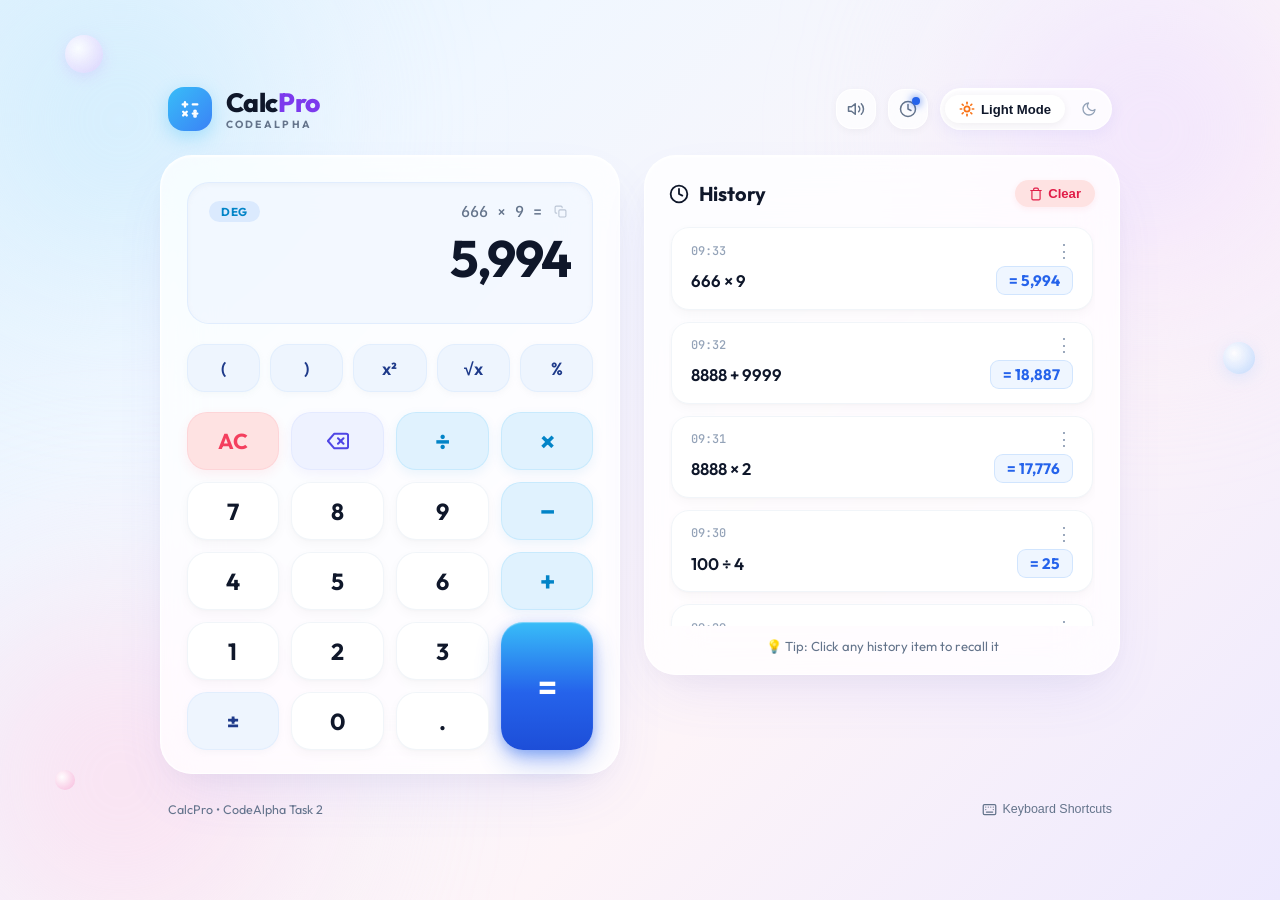
<file: index.html>
<!DOCTYPE html>
<html lang="en" data-theme="light">
<head>
  <meta charset="UTF-8">
  <meta name="viewport" content="width=device-width, initial-scale=1.0">
  <meta name="description" content="CalcPro - Modern Precision Calculator with ethereal pastel glassmorphism theme, designed for CodeAlpha.">
  <meta name="theme-color" content="#e0f2fe">
  <title>CalcPro | Precision Calculator</title>

  <!-- Google Fonts: Outfit & JetBrains Mono -->
  <link rel="preconnect" href="https://fonts.googleapis.com">
  <link rel="preconnect" href="https://fonts.gstatic.com" crossorigin>
  <link href="https://fonts.googleapis.com/css2?family=JetBrains+Mono:wght@400;500;600;700&family=Outfit:wght@300;400;500;600;700;800&display=swap" rel="stylesheet">

  <!-- Immediate theme enforcer script to clear any stale cache in Chrome -->
  <script>
    try {
      localStorage.removeItem('calcpro_theme');
      localStorage.setItem('calcpro_theme_v2', 'light');
      document.documentElement.setAttribute('data-theme', 'light');
    } catch(e) {}
  </script>

  <link rel="stylesheet" href="style.css?v=2.0">
</head>
<body>
  <!-- Ambient background glow & dreamy pastel orbs matching reference image -->
  <div class="ambient-glow glow-top-left" aria-hidden="true"></div>
  <div class="ambient-glow glow-top-right" aria-hidden="true"></div>
  <div class="ambient-glow glow-bottom-left" aria-hidden="true"></div>
  <div class="ambient-bubble bubble-top-left" aria-hidden="true"></div>
  <div class="ambient-bubble bubble-bottom-left" aria-hidden="true"></div>
  <div class="ambient-bubble bubble-right" aria-hidden="true"></div>

  <div class="app-container">
    <!-- Top Navigation / Header -->
    <header class="app-header">
      <div class="brand">
        <div class="brand-logo" aria-hidden="true">
          <svg width="22" height="22" viewBox="0 0 24 24" fill="none" stroke="currentColor" stroke-width="2.5" stroke-linecap="round" stroke-linejoin="round">
            <!-- Plus (top-left) -->
            <line x1="6.5" y1="4.5" x2="6.5" y2="9.5"></line>
            <line x1="4" y1="7" x2="9" y2="7"></line>
            <!-- Minus (top-right) -->
            <line x1="15" y1="7" x2="20" y2="7"></line>
            <!-- Multiply (bottom-left) -->
            <line x1="4.5" y1="15" x2="8.5" y2="19"></line>
            <line x1="8.5" y1="15" x2="4.5" y2="19"></line>
            <!-- Divide (bottom-right) -->
            <circle cx="17.5" cy="14.5" r="0.8" fill="currentColor"></circle>
            <line x1="15" y1="17" x2="20" y2="17"></line>
            <circle cx="17.5" cy="19.5" r="0.8" fill="currentColor"></circle>
          </svg>
        </div>
        <div class="brand-text">
          <h1 class="brand-name">Calc<span>Pro</span></h1>
          <span class="brand-badge">CODEALPHA</span>
        </div>
      </div>

      <div class="header-actions">
        <!-- Sound Effect Toggle -->
        <button id="soundToggle" class="icon-btn" aria-label="Toggle sound effects" title="Toggle audio feedback">
          <svg class="icon sound-on" width="18" height="18" viewBox="0 0 24 24" fill="none" stroke="currentColor" stroke-width="2" stroke-linecap="round" stroke-linejoin="round">
            <polygon points="11 5 6 9 2 9 2 15 6 15 11 19 11 5"></polygon>
            <path d="M19.07 4.93a10 10 0 0 1 0 14.14M15.54 8.46a5 5 0 0 1 0 7.07"></path>
          </svg>
          <svg class="icon sound-off" width="18" height="18" viewBox="0 0 24 24" fill="none" stroke="currentColor" stroke-width="2" stroke-linecap="round" stroke-linejoin="round" style="display: none;">
            <polygon points="11 5 6 9 2 9 2 15 6 15 11 19 11 5"></polygon>
            <line x1="23" y1="9" x2="17" y2="15"></line>
            <line x1="17" y1="9" x2="23" y2="15"></line>
          </svg>
        </button>

        <!-- History Drawer Toggle (Mobile / Tablet) -->
        <button id="historyToggleBtn" class="icon-btn history-toggle-btn" aria-label="Toggle calculation history" title="View calculation history">
          <svg width="18" height="18" viewBox="0 0 24 24" fill="none" stroke="currentColor" stroke-width="2" stroke-linecap="round" stroke-linejoin="round">
            <circle cx="12" cy="12" r="10"></circle>
            <polyline points="12 6 12 12 16 14"></polyline>
          </svg>
          <span id="historyBadgeCount" class="badge-dot" aria-hidden="true" style="display: none;"></span>
        </button>

        <!-- Theme Toggle Pill matching the image -->
        <button id="themeToggle" class="theme-toggle-pill" aria-label="Toggle light/dark theme" title="Toggle theme">
          <div class="theme-pill-active">
            <svg class="sun-icon" width="16" height="16" viewBox="0 0 24 24" fill="none" stroke="#f97316" stroke-width="2.5" stroke-linecap="round" stroke-linejoin="round">
              <circle cx="12" cy="12" r="4"></circle>
              <line x1="12" y1="2" x2="12" y2="4"></line>
              <line x1="12" y1="20" x2="12" y2="22"></line>
              <line x1="4.93" y1="4.93" x2="6.34" y2="6.34"></line>
              <line x1="17.66" y1="17.66" x2="19.07" y2="19.07"></line>
              <line x1="2" y1="12" x2="4" y2="12"></line>
              <line x1="20" y1="12" x2="22" y2="12"></line>
              <line x1="4.93" y1="19.07" x2="6.34" y2="17.66"></line>
              <line x1="17.66" y1="6.34" x2="19.07" y2="4.93"></line>
            </svg>
            <span class="theme-label-text">Light Mode</span>
          </div>
          <div class="theme-pill-inactive">
            <svg class="moon-icon" width="16" height="16" viewBox="0 0 24 24" fill="none" stroke="currentColor" stroke-width="2" stroke-linecap="round" stroke-linejoin="round">
              <path d="M21 12.79A9 9 0 1 1 11.21 3 7 7 0 0 0 21 12.79z"></path>
            </svg>
          </div>
        </button>
      </div>
    </header>

    <!-- Main Workspace -->
    <main class="main-layout">
      <!-- Calculator Section -->
      <section class="calculator-card" aria-label="CalcPro Calculator">
        <!-- Display Unit -->
        <div class="display-container" role="region" aria-label="Calculation Screen">
          <div class="display-top-bar">
            <span class="display-mode-tag">DEG</span>
            <div id="memoryIndicator" class="memory-tag" style="display: none;">M</div>
            <!-- Secondary expression line at top right, as in image -->
            <div id="expressionDisplay" class="expression-line" aria-live="polite" title="Current Expression">666 × 9 =</div>
            <button id="copyResultBtn" class="copy-display-btn" aria-label="Copy current display value" title="Copy result">
              <svg width="13" height="13" viewBox="0 0 24 24" fill="none" stroke="currentColor" stroke-width="2" stroke-linecap="round" stroke-linejoin="round">
                <rect x="9" y="9" width="13" height="13" rx="2" ry="2"></rect>
                <path d="M5 15H4a2 2 0 0 1-2-2V4a2 2 0 0 1 2-2h9a2 2 0 0 1 2 2v1"></path>
              </svg>
            </button>
          </div>

          <!-- Main active number / result display line -->
          <div class="primary-display-wrapper">
            <div id="primaryDisplay" class="primary-line" aria-live="assertive" tabindex="0" role="textbox" aria-readonly="true" aria-label="Calculator Result">5,994</div>
          </div>

          <!-- Live evaluation preview indicator -->
          <div id="previewDisplay" class="preview-line" aria-hidden="true">&nbsp;</div>
        </div>

        <!-- Utility Bar (Row 1): (, ), x², √x, % -->
        <div class="utility-bar" role="group" aria-label="Advanced operations">
          <button class="util-btn" data-action="paren-open" aria-label="Open parenthesis">(</button>
          <button class="util-btn" data-action="paren-close" aria-label="Close parenthesis">)</button>
          <button class="util-btn" data-action="square" aria-label="Square number">x²</button>
          <button class="util-btn" data-action="sqrt" aria-label="Square root">√x</button>
          <button class="util-btn" id="keyPercent" data-action="percent" aria-label="Percent">%</button>
        </div>

        <!-- Keypad Grid (Rows 2 to 6 matching image) -->
        <div class="keypad-grid" role="group" aria-label="Calculator Keypad">
          <!-- Row 2: AC, Delete, Divide, Multiply -->
          <button class="key-btn key-clear" id="keyClear" data-action="clear" aria-label="Clear all">AC</button>
          <button class="key-btn key-delete" id="keyDelete" data-action="delete" aria-label="Delete last character">
            <svg width="22" height="22" viewBox="0 0 24 24" fill="none" stroke="currentColor" stroke-width="2.2" stroke-linecap="round" stroke-linejoin="round">
              <path d="M21 4H8l-7 8 7 8h13a2 2 0 0 0 2-2V6a2 2 0 0 0-2-2z"></path>
              <line x1="18" y1="9" x2="12" y2="15"></line>
              <line x1="12" y1="9" x2="18" y2="15"></line>
            </svg>
          </button>
          <button class="key-btn key-operator" id="keyDivide" data-action="divide" data-op="÷" aria-label="Divide">÷</button>
          <button class="key-btn key-operator" id="keyMultiply" data-action="multiply" data-op="×" aria-label="Multiply">×</button>

          <!-- Row 3: 7, 8, 9, Subtract -->
          <button class="key-btn key-number" data-number="7">7</button>
          <button class="key-btn key-number" data-number="8">8</button>
          <button class="key-btn key-number" data-number="9">9</button>
          <button class="key-btn key-operator" id="keySubtract" data-action="subtract" data-op="−" aria-label="Subtract">−</button>

          <!-- Row 4: 4, 5, 6, Add -->
          <button class="key-btn key-number" data-number="4">4</button>
          <button class="key-btn key-number" data-number="5">5</button>
          <button class="key-btn key-number" data-number="6">6</button>
          <button class="key-btn key-operator" id="keyAdd" data-action="add" data-op="+" aria-label="Add">+</button>

          <!-- Row 5 & 6: 1, 2, 3, Equals (spans 2 rows), ±, 0, . -->
          <button class="key-btn key-number" data-number="1">1</button>
          <button class="key-btn key-number" data-number="2">2</button>
          <button class="key-btn key-number" data-number="3">3</button>
          <button class="key-btn key-equals" id="keyEquals" data-action="equals" aria-label="Calculate equals">=</button>

          <button class="key-btn key-util" id="keyNegate" data-action="negate" aria-label="Positive or negative toggle">±</button>
          <button class="key-btn key-number" data-number="0">0</button>
          <button class="key-btn key-number" id="keyDecimal" data-action="decimal" aria-label="Decimal point">.</button>
        </div>
      </section>

      <!-- History Panel -->
      <aside class="history-panel" id="historyPanel" aria-label="Calculation History">
        <div class="history-header">
          <div class="history-title-wrap">
            <svg width="20" height="20" viewBox="0 0 24 24" fill="none" stroke="currentColor" stroke-width="2.2" stroke-linecap="round" stroke-linejoin="round">
              <circle cx="12" cy="12" r="10"></circle>
              <polyline points="12 6 12 12 16 14"></polyline>
            </svg>
            <h2>History</h2>
          </div>
          <div class="history-header-actions">
            <button id="clearHistoryBtn" class="clear-history-btn" aria-label="Clear all calculation history" title="Clear all history">
              <svg width="14" height="14" viewBox="0 0 24 24" fill="none" stroke="currentColor" stroke-width="2" stroke-linecap="round" stroke-linejoin="round">
                <polyline points="3 6 5 6 21 6"></polyline>
                <path d="M19 6v14a2 2 0 0 1-2 2H7a2 2 0 0 1-2-2V6m3 0V4a2 2 0 0 1 2-2h4a2 2 0 0 1 2 2v2"></path>
              </svg>
              <span>Clear</span>
            </button>
            <button id="closeHistoryBtn" class="close-history-btn icon-btn" aria-label="Close history panel">
              <svg width="18" height="18" viewBox="0 0 24 24" fill="none" stroke="currentColor" stroke-width="2" stroke-linecap="round" stroke-linejoin="round">
                <line x1="18" y1="6" x2="6" y2="18"></line>
                <line x1="6" y1="6" x2="18" y2="18"></line>
              </svg>
            </button>
          </div>
        </div>

        <div id="historyList" class="history-list" role="feed" aria-busy="false">
          <!-- Dynamically populated or pre-populated with image items -->
        </div>

        <!-- History footer hint -->
        <div class="history-footer-hint">
          <span>💡 Tip: Click any history item to recall it</span>
        </div>
      </aside>
    </main>

    <!-- Footer -->
    <footer class="app-footer">
      <div class="footer-content">
        <span class="footer-tag">CalcPro • CodeAlpha Task 2</span>
        <button id="shortcutsToggleBtn" class="shortcuts-link-btn" aria-label="Show keyboard shortcuts">
          <svg width="15" height="15" viewBox="0 0 24 24" fill="none" stroke="currentColor" stroke-width="2" stroke-linecap="round" stroke-linejoin="round">
            <rect x="2" y="4" width="20" height="16" rx="2"></rect>
            <line x1="6" y1="8" x2="6" y2="8"></line>
            <line x1="10" y1="8" x2="10" y2="8"></line>
            <line x1="14" y1="8" x2="14" y2="8"></line>
            <line x1="18" y1="8" x2="18" y2="8"></line>
            <line x1="6" y1="12" x2="6" y2="12"></line>
            <line x1="18" y1="12" x2="18" y2="12"></line>
            <line x1="7" y1="16" x2="17" y2="16"></line>
          </svg>
          Keyboard Shortcuts
        </button>
      </div>
    </footer>
  </div>

  <!-- Toast Notification element -->
  <div id="toastNotification" class="toast" role="status" aria-live="polite"></div>

  <!-- Keyboard Shortcuts Modal -->
  <div id="shortcutsModal" class="modal-backdrop" aria-hidden="true" role="dialog" aria-labelledby="modalTitle">
    <div class="modal-card">
      <div class="modal-header">
        <h3 id="modalTitle">Keyboard Shortcuts</h3>
        <button id="closeModalBtn" class="icon-btn" aria-label="Close shortcuts dialog">
          <svg width="20" height="20" viewBox="0 0 24 24" fill="none" stroke="currentColor" stroke-width="2" stroke-linecap="round" stroke-linejoin="round">
            <line x1="18" y1="6" x2="6" y2="18"></line>
            <line x1="6" y1="6" x2="18" y2="18"></line>
          </svg>
        </button>
      </div>
      <div class="modal-body">
        <div class="shortcut-item">
          <span class="shortcut-desc">Numbers & Decimals</span>
          <div class="shortcut-keys"><kbd>0</kbd> – <kbd>9</kbd>, <kbd>.</kbd></div>
        </div>
        <div class="shortcut-item">
          <span class="shortcut-desc">Arithmetic Operators</span>
          <div class="shortcut-keys"><kbd>+</kbd> <kbd>-</kbd> <kbd>*</kbd> <kbd>/</kbd></div>
        </div>
        <div class="shortcut-item">
          <span class="shortcut-desc">Calculate Result</span>
          <div class="shortcut-keys"><kbd>Enter</kbd> or <kbd>=</kbd></div>
        </div>
        <div class="shortcut-item">
          <span class="shortcut-desc">Delete Last Character</span>
          <div class="shortcut-keys"><kbd>Backspace</kbd></div>
        </div>
        <div class="shortcut-item">
          <span class="shortcut-desc">Clear All (Reset)</span>
          <div class="shortcut-keys"><kbd>Escape</kbd></div>
        </div>
        <div class="shortcut-item">
          <span class="shortcut-desc">Parentheses</span>
          <div class="shortcut-keys"><kbd>(</kbd> <kbd>)</kbd></div>
        </div>
        <div class="shortcut-item">
          <span class="shortcut-desc">Percentage</span>
          <div class="shortcut-keys"><kbd>%</kbd></div>
        </div>
      </div>
    </div>
  </div>

  <script src="script.js?v=2.0"></script>
</body>
</html>
</file>
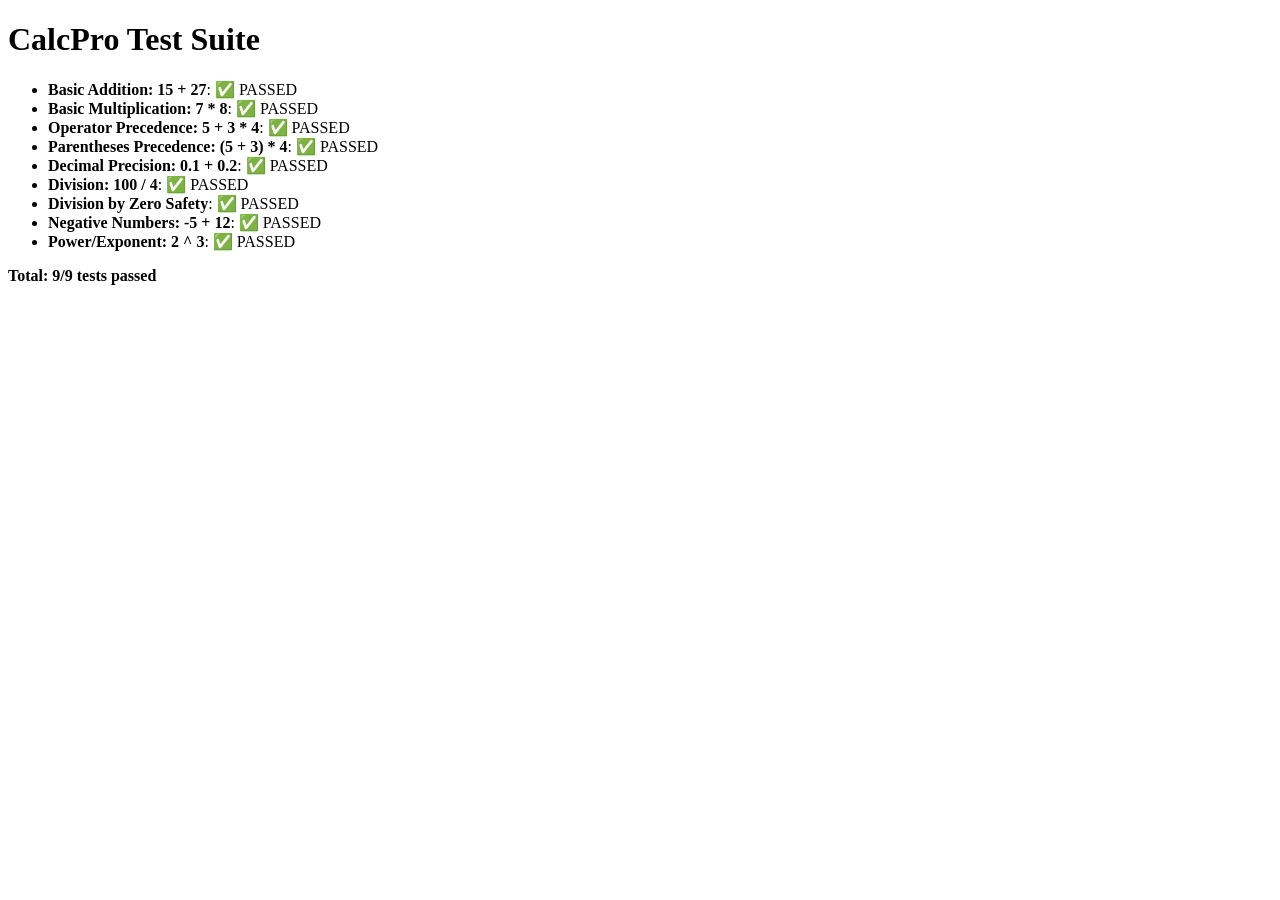
<file: test_runner.html>
<!DOCTYPE html>
<html lang="en">
<head>
  <meta charset="UTF-8">
  <title>CalcPro Automated Tests</title>
</head>
<body>
  <h1>CalcPro Test Suite</h1>
  <div id="test-results">Running tests...</div>

  <script>
    // Copy the exact algorithm from script.js to verify in isolated environment
    const OPERATORS = {
      '+': { precedence: 1, associativity: 'L', exec: (a, b) => a + b },
      '−': { precedence: 1, associativity: 'L', exec: (a, b) => a - b },
      '-': { precedence: 1, associativity: 'L', exec: (a, b) => a - b },
      '×': { precedence: 2, associativity: 'L', exec: (a, b) => a * b },
      '*': { precedence: 2, associativity: 'L', exec: (a, b) => a * b },
      '÷': { precedence: 2, associativity: 'L', exec: (a, b) => {
        if (b === 0) throw new Error('Cannot divide by zero');
        return a / b;
      }},
      '/': { precedence: 2, associativity: 'L', exec: (a, b) => {
        if (b === 0) throw new Error('Cannot divide by zero');
        return a / b;
      }},
      '^': { precedence: 3, associativity: 'R', exec: (a, b) => Math.pow(a, b) }
    };

    function cleanFloat(number) {
      if (!isFinite(number)) return number;
      if (Number.isInteger(number)) return number;
      return parseFloat(number.toPrecision(12));
    }

    function shuntingYard(tokens) {
      const outputQueue = [];
      const operatorStack = [];

      for (let i = 0; i < tokens.length; i++) {
        const token = tokens[i];
        if (!isNaN(parseFloat(token)) && isFinite(token)) {
          outputQueue.push({ type: 'number', value: parseFloat(token) });
        } else if (token === '(') {
          operatorStack.push(token);
        } else if (token === ')') {
          while (operatorStack.length > 0 && operatorStack[operatorStack.length - 1] !== '(') {
            outputQueue.push({ type: 'operator', value: operatorStack.pop() });
          }
          if (operatorStack.length === 0) throw new Error('Mismatched parentheses');
          operatorStack.pop();
        } else if (OPERATORS[token]) {
          const op1 = token;
          while (
            operatorStack.length > 0 &&
            operatorStack[operatorStack.length - 1] !== '(' &&
            OPERATORS[operatorStack[operatorStack.length - 1]] &&
            ((OPERATORS[op1].associativity === 'L' &&
              OPERATORS[op1].precedence <= OPERATORS[operatorStack[operatorStack.length - 1]].precedence) ||
             (OPERATORS[op1].associativity === 'R' &&
              OPERATORS[op1].precedence < OPERATORS[operatorStack[operatorStack.length - 1]].precedence))
          ) {
            outputQueue.push({ type: 'operator', value: operatorStack.pop() });
          }
          operatorStack.push(op1);
        } else {
          throw new Error('Unknown symbol: ' + token);
        }
      }

      while (operatorStack.length > 0) {
        const op = operatorStack.pop();
        if (op === '(' || op === ')') throw new Error('Mismatched parentheses');
        outputQueue.push({ type: 'operator', value: op });
      }

      return outputQueue;
    }

    function evaluateRPN(rpnQueue) {
      const stack = [];
      for (let i = 0; i < rpnQueue.length; i++) {
        const item = rpnQueue[i];
        if (item.type === 'number') {
          stack.push(item.value);
        } else if (item.type === 'operator') {
          if (stack.length < 2) throw new Error('Malformed expression');
          const b = stack.pop();
          const a = stack.pop();
          const opInfo = OPERATORS[item.value];
          if (!opInfo) throw new Error('Unsupported operator');
          stack.push(opInfo.exec(a, b));
        }
      }
      if (stack.length !== 1) throw new Error('Malformed expression');
      return stack[0];
    }

    function calculateExpression(tokens) {
      if (!tokens || tokens.length === 0) return 0;
      const normalizedTokens = tokens.map(t => {
        if (t === '*') return '×';
        if (t === '/') return '÷';
        if (t === '-') return '−';
        return t;
      });
      const rpn = shuntingYard(normalizedTokens);
      const result = evaluateRPN(rpn);
      return cleanFloat(result);
    }

    // Run Tests
    const tests = [
      { name: 'Basic Addition: 15 + 27', run: () => calculateExpression(['15', '+', '27']), expected: 42 },
      { name: 'Basic Multiplication: 7 * 8', run: () => calculateExpression(['7', '×', '8']), expected: 56 },
      { name: 'Operator Precedence: 5 + 3 * 4', run: () => calculateExpression(['5', '+', '3', '×', '4']), expected: 17 },
      { name: 'Parentheses Precedence: (5 + 3) * 4', run: () => calculateExpression(['(', '5', '+', '3', ')', '×', '4']), expected: 32 },
      { name: 'Decimal Precision: 0.1 + 0.2', run: () => calculateExpression(['0.1', '+', '0.2']), expected: 0.3 },
      { name: 'Division: 100 / 4', run: () => calculateExpression(['100', '÷', '4']), expected: 25 },
      { name: 'Division by Zero Safety', run: () => {
        try {
          calculateExpression(['10', '÷', '0']);
          return 'Failed to throw';
        } catch(e) {
          return e.message;
        }
      }, expected: 'Cannot divide by zero' },
      { name: 'Negative Numbers: -5 + 12', run: () => calculateExpression(['-5', '+', '12']), expected: 7 },
      { name: 'Power/Exponent: 2 ^ 3', run: () => calculateExpression(['2', '^', '3']), expected: 8 }
    ];

    let passedCount = 0;
    let resultsHtml = '<ul>';
    tests.forEach(test => {
      let actual;
      let passed = false;
      try {
        actual = test.run();
        passed = (actual === test.expected);
      } catch (err) {
        actual = err.message;
        passed = (actual === test.expected);
      }
      if (passed) passedCount++;
      resultsHtml += `<li><strong>${test.name}</strong>: ${passed ? '✅ PASSED' : '❌ FAILED (got ' + actual + ', expected ' + test.expected + ')'}</li>`;
    });
    resultsHtml += `</ul><p><strong>Total: ${passedCount}/${tests.length} tests passed</strong></p>`;
    document.getElementById('test-results').innerHTML = resultsHtml;
  </script>
</body>
</html>
</file>
<file: style.css>
/* ==========================================================================
   CalcPro - Modern Precision Calculator Styling
   Ethereal Pastel Glassmorphic Theme (CodeAlpha Frontend Internship)
   ========================================================================== */

/* --------------------------------------------------------------------------
   Design Tokens & CSS Variables
   Default: Ethereal Pastel Glassmorphism (matching reference image)
   -------------------------------------------------------------------------- */
:root,
[data-theme="light"] {
  /* Page Canvas & Gradients */
  --bg-gradient: linear-gradient(135deg, #e0f2fe 0%, #f0f7ff 25%, #fdf4f8 65%, #ede9fe 100%);
  --bg-primary: #f0f6ff;
  --bg-secondary: #ffffff;
  --bg-tertiary: #e2e8f0;

  /* Frosted Glass Cards */
  --card-bg: rgba(255, 255, 255, 0.78);
  --card-border: rgba(255, 255, 255, 0.9);
  --card-shadow: 0 25px 60px -15px rgba(99, 102, 241, 0.12), 0 10px 30px -5px rgba(0, 0, 0, 0.04), inset 0 1px 2px rgba(255, 255, 255, 0.95);
  
  /* Inset Display Unit */
  --display-bg: rgba(240, 246, 255, 0.7);
  --display-border: rgba(219, 234, 254, 0.75);
  --display-shadow: inset 0 2px 5px rgba(148, 163, 184, 0.08);

  /* Typography */
  --text-primary: #0f172a;       /* Deep navy slate for main numbers & headings */
  --text-secondary: #64748b;     /* Slate gray for secondary lines & descriptions */
  --text-muted: #94a3b8;         /* Subtle gray for timestamps and inactive icons */
  
  /* Number Keys (Clean White Cards with Soft Shadow) */
  --btn-num-bg: #ffffff;
  --btn-num-hover: #f8fafc;
  --btn-num-active: #f1f5f9;
  --btn-num-text: #0f172a;
  --btn-num-border: rgba(241, 245, 249, 0.95);
  --btn-num-shadow: 0 4px 12px rgba(15, 23, 42, 0.03), 0 1px 3px rgba(0, 0, 0, 0.02);

  /* AC Key (Pastel Rose Pink) */
  --btn-clear-bg: #fee2e2;
  --btn-clear-hover: #fecdd3;
  --btn-clear-active: #fda4af;
  --btn-clear-text: #f43f5e;
  --btn-clear-border: rgba(254, 205, 211, 0.6);
  --btn-clear-shadow: 0 4px 12px rgba(244, 63, 94, 0.08);

  /* Delete Key (Pastel Periwinkle / Lavender Blue) */
  --btn-del-bg: #eef2ff;
  --btn-del-hover: #e0e7ff;
  --btn-del-active: #c7d2fe;
  --btn-del-text: #4f46e5;
  --btn-del-border: rgba(224, 231, 255, 0.7);
  --btn-del-shadow: 0 4px 12px rgba(79, 70, 229, 0.06);

  /* Operator Keys (÷, ×, −, +) Soft Pastel Sky Blue */
  --btn-op-bg: #e0f2fe;
  --btn-op-hover: #bae6fd;
  --btn-op-active: #7dd3fc;
  --btn-op-text: #0284c7;
  --btn-op-border: rgba(186, 230, 253, 0.6);
  --btn-op-shadow: 0 4px 12px rgba(2, 132, 199, 0.08);

  /* Utility / Science Keys ((, ), x², √x, %, ±) Pale Blue */
  --btn-util-bg: #eef5fe;
  --btn-util-hover: #e2eeff;
  --btn-util-active: #d0e2fe;
  --btn-util-text: #1e3a8a;
  --btn-util-border: rgba(219, 234, 254, 0.6);
  --btn-util-shadow: 0 2px 6px rgba(148, 163, 184, 0.08);

  /* Hero Equals Key (=) Rich Cobalt/Azure Electric Blue Gradient */
  --btn-eq-bg: linear-gradient(180deg, #38bdf8 0%, #2563eb 55%, #1d4ed8 100%);
  --btn-eq-hover: linear-gradient(180deg, #60a5fa 0%, #3b82f6 55%, #2563eb 100%);
  --btn-eq-text: #ffffff;
  --btn-eq-shadow: 0 12px 28px -4px rgba(37, 99, 235, 0.48), 0 4px 12px rgba(37, 99, 235, 0.3), inset 0 1px 1px rgba(255, 255, 255, 0.4);

  /* History Cards */
  --history-card-bg: #ffffff;
  --history-card-border: #f1f5f9;
  --history-card-shadow: 0 4px 12px rgba(15, 23, 42, 0.03), 0 1px 2px rgba(0, 0, 0, 0.02);
  --history-badge-bg: #eff6ff;
  --history-badge-text: #2563eb;
  --history-badge-border: rgba(191, 219, 254, 0.6);

  /* History Clear Button */
  --history-clear-bg: #fee2e2;
  --history-clear-text: #e11d48;
  --history-clear-hover: #fecdd3;

  /* Accents */
  --accent-blue: #2563eb;
  --accent-purple: #7c3aed;
  --accent-rose: #f43f5e;
  --accent-cyan: #0284c7;

  /* Geometry & Motion */
  --radius-sm: 10px;
  --radius-md: 16px;
  --radius-lg: 20px;
  --radius-xl: 32px;
  --transition-fast: 0.15s cubic-bezier(0.4, 0, 0.2, 1);
  --transition-normal: 0.25s cubic-bezier(0.4, 0, 0.2, 1);
  --transition-bounce: 0.35s cubic-bezier(0.34, 1.56, 0.64, 1);

  --font-sans: 'Outfit', -apple-system, BlinkMacSystemFont, 'Segoe UI', Roboto, sans-serif;
  --font-mono: 'JetBrains Mono', monospace;
}

/* --------------------------------------------------------------------------
   Dark Theme Variant (Deep Neon Glassmorphism)
   -------------------------------------------------------------------------- */
[data-theme="dark"] {
  --bg-gradient: linear-gradient(135deg, #070a13 0%, #0c1220 35%, #15102a 75%, #0d1627 100%);
  --bg-primary: #070a13;
  --bg-secondary: #0f172a;
  --bg-tertiary: #1e293b;

  --card-bg: rgba(15, 23, 42, 0.78);
  --card-border: rgba(255, 255, 255, 0.1);
  --card-shadow: 0 25px 60px -15px rgba(0, 0, 0, 0.7), 0 0 35px rgba(56, 189, 248, 0.08);

  --display-bg: rgba(11, 17, 32, 0.85);
  --display-border: rgba(255, 255, 255, 0.08);
  --display-shadow: inset 0 2px 6px rgba(0, 0, 0, 0.5);

  --text-primary: #f8fafc;
  --text-secondary: #94a3b8;
  --text-muted: #64748b;

  --btn-num-bg: rgba(255, 255, 255, 0.06);
  --btn-num-hover: rgba(255, 255, 255, 0.12);
  --btn-num-active: rgba(255, 255, 255, 0.18);
  --btn-num-text: #f8fafc;
  --btn-num-border: rgba(255, 255, 255, 0.08);
  --btn-num-shadow: 0 4px 10px rgba(0, 0, 0, 0.25);

  --btn-clear-bg: rgba(244, 63, 94, 0.15);
  --btn-clear-hover: rgba(244, 63, 94, 0.25);
  --btn-clear-active: rgba(244, 63, 94, 0.35);
  --btn-clear-text: #fb7185;
  --btn-clear-border: rgba(244, 63, 94, 0.3);
  --btn-clear-shadow: 0 4px 12px rgba(244, 63, 94, 0.15);

  --btn-del-bg: rgba(99, 102, 241, 0.15);
  --btn-del-hover: rgba(99, 102, 241, 0.25);
  --btn-del-active: rgba(99, 102, 241, 0.35);
  --btn-del-text: #a5b4fc;
  --btn-del-border: rgba(99, 102, 241, 0.3);
  --btn-del-shadow: 0 4px 12px rgba(99, 102, 241, 0.15);

  --btn-op-bg: rgba(14, 165, 233, 0.15);
  --btn-op-hover: rgba(14, 165, 233, 0.25);
  --btn-op-active: rgba(14, 165, 233, 0.35);
  --btn-op-text: #38bdf8;
  --btn-op-border: rgba(14, 165, 233, 0.3);
  --btn-op-shadow: 0 4px 12px rgba(14, 165, 233, 0.15);

  --btn-util-bg: rgba(255, 255, 255, 0.04);
  --btn-util-hover: rgba(255, 255, 255, 0.09);
  --btn-util-active: rgba(255, 255, 255, 0.14);
  --btn-util-text: #cbd5e1;
  --btn-util-border: rgba(255, 255, 255, 0.06);
  --btn-util-shadow: 0 2px 6px rgba(0, 0, 0, 0.2);

  --btn-eq-bg: linear-gradient(180deg, #38bdf8 0%, #2563eb 55%, #1d4ed8 100%);
  --btn-eq-hover: linear-gradient(180deg, #60a5fa 0%, #3b82f6 55%, #2563eb 100%);
  --btn-eq-text: #ffffff;
  --btn-eq-shadow: 0 12px 28px -4px rgba(37, 99, 235, 0.55), 0 4px 12px rgba(37, 99, 235, 0.35);

  --history-card-bg: rgba(15, 23, 42, 0.6);
  --history-card-border: rgba(255, 255, 255, 0.06);
  --history-card-shadow: 0 4px 12px rgba(0, 0, 0, 0.3);
  --history-badge-bg: rgba(37, 99, 235, 0.2);
  --history-badge-text: #60a5fa;
  --history-badge-border: rgba(59, 130, 246, 0.3);

  --history-clear-bg: rgba(244, 63, 94, 0.15);
  --history-clear-text: #fb7185;
  --history-clear-hover: rgba(244, 63, 94, 0.25);
}

/* --------------------------------------------------------------------------
   Reset & Base Styles
   -------------------------------------------------------------------------- */
*, *::before, *::after {
  box-sizing: border-box;
  margin: 0;
  padding: 0;
  -webkit-tap-highlight-color: transparent;
}

html {
  font-size: 16px;
  scroll-behavior: smooth;
  height: 100%;
}

body {
  font-family: var(--font-sans);
  background: var(--bg-gradient);
  background-attachment: fixed;
  color: var(--text-primary);
  min-height: 100vh;
  display: flex;
  flex-direction: column;
  justify-content: center;
  align-items: center;
  overflow-x: hidden;
  position: relative;
  transition: background 0.4s ease, color 0.3s ease;
  padding: 2rem 1rem;
}

/* --------------------------------------------------------------------------
   Ambient Pastel Orbs & Dreamy Lighting (Matching Image)
   -------------------------------------------------------------------------- */
.ambient-glow {
  position: fixed;
  border-radius: 50%;
  filter: blur(85px);
  pointer-events: none;
  z-index: 0;
  transition: opacity 0.5s ease;
}

.glow-top-left {
  top: -120px;
  left: -120px;
  width: 480px;
  height: 480px;
  background: radial-gradient(circle, rgba(186, 230, 253, 0.75) 0%, rgba(224, 242, 254, 0.3) 50%, transparent 70%);
}

.glow-top-right {
  top: -100px;
  right: -100px;
  width: 460px;
  height: 460px;
  background: radial-gradient(circle, rgba(233, 213, 255, 0.75) 0%, rgba(243, 232, 255, 0.35) 55%, transparent 70%);
}

.glow-bottom-left {
  bottom: -140px;
  left: -140px;
  width: 520px;
  height: 520px;
  background: radial-gradient(circle, rgba(254, 205, 232, 0.7) 0%, rgba(252, 231, 243, 0.3) 55%, transparent 70%);
}

/* Floating soft pastel bubbles as in reference image */
.ambient-bubble {
  position: fixed;
  border-radius: 50%;
  pointer-events: none;
  z-index: 0;
}

.bubble-top-left {
  top: 35px;
  left: 65px;
  width: 38px;
  height: 38px;
  background: radial-gradient(circle at 35% 35%, rgba(255, 255, 255, 0.85), rgba(216, 180, 254, 0.5));
  box-shadow: 0 4px 15px rgba(192, 132, 252, 0.2);
  filter: blur(0.5px);
}

.bubble-bottom-left {
  bottom: 110px;
  left: 55px;
  width: 20px;
  height: 20px;
  background: radial-gradient(circle at 35% 35%, rgba(255, 255, 255, 0.9), rgba(244, 114, 182, 0.4));
  filter: blur(0.5px);
}

.bubble-right {
  top: 38%;
  right: 25px;
  width: 32px;
  height: 32px;
  background: radial-gradient(circle at 35% 35%, rgba(255, 255, 255, 0.85), rgba(147, 197, 253, 0.55));
  box-shadow: 0 4px 15px rgba(147, 197, 253, 0.25);
  filter: blur(0.5px);
}

/* Dark mode ambient adjustments */
[data-theme="dark"] .glow-top-left {
  background: radial-gradient(circle, rgba(56, 189, 248, 0.2) 0%, transparent 70%);
}
[data-theme="dark"] .glow-top-right {
  background: radial-gradient(circle, rgba(168, 85, 247, 0.2) 0%, transparent 70%);
}
[data-theme="dark"] .glow-bottom-left {
  background: radial-gradient(circle, rgba(244, 63, 94, 0.15) 0%, transparent 70%);
}
[data-theme="dark"] .ambient-bubble {
  opacity: 0.3;
}

/* --------------------------------------------------------------------------
   App Container & Header
   -------------------------------------------------------------------------- */
.app-container {
  width: 100%;
  max-width: 960px;
  display: flex;
  flex-direction: column;
  gap: 1.25rem;
  z-index: 1;
}

.app-header {
  display: flex;
  justify-content: space-between;
  align-items: center;
  padding: 0.25rem 0.5rem;
}

/* Brand Identity */
.brand {
  display: flex;
  align-items: center;
  gap: 0.85rem;
}

.brand-logo {
  width: 44px;
  height: 44px;
  border-radius: var(--radius-md);
  background: linear-gradient(135deg, #38bdf8 0%, #3b82f6 100%);
  color: #ffffff;
  display: flex;
  align-items: center;
  justify-content: center;
  box-shadow: 0 6px 18px rgba(56, 189, 248, 0.35);
  transition: transform var(--transition-bounce);
}

.brand-logo:hover {
  transform: rotate(4deg) scale(1.05);
}

.brand-text {
  display: flex;
  flex-direction: column;
}

.brand-name {
  font-size: 1.65rem;
  font-weight: 800;
  letter-spacing: -0.02em;
  color: var(--text-primary);
  line-height: 1.1;
}

.brand-name span {
  color: var(--accent-purple);
  margin-left: 1px;
}

.brand-badge {
  font-size: 0.65rem;
  font-weight: 700;
  text-transform: uppercase;
  letter-spacing: 0.22em;
  color: var(--text-secondary);
  margin-top: 1px;
}

/* Header Actions */
.header-actions {
  display: flex;
  align-items: center;
  gap: 0.75rem;
}

.icon-btn {
  background: rgba(255, 255, 255, 0.7);
  border: 1px solid rgba(255, 255, 255, 0.8);
  color: var(--text-secondary);
  width: 40px;
  height: 40px;
  border-radius: var(--radius-md);
  display: flex;
  align-items: center;
  justify-content: center;
  cursor: pointer;
  position: relative;
  backdrop-filter: blur(12px);
  box-shadow: 0 2px 8px rgba(0, 0, 0, 0.04);
  transition: all var(--transition-fast);
}

[data-theme="dark"] .icon-btn {
  background: rgba(255, 255, 255, 0.05);
  border-color: rgba(255, 255, 255, 0.08);
}

.icon-btn:hover {
  color: var(--text-primary);
  background: #ffffff;
  transform: translateY(-1px);
  box-shadow: 0 4px 12px rgba(0, 0, 0, 0.08);
}

.icon-btn:active {
  transform: scale(0.95);
}

.badge-dot {
  position: absolute;
  top: 7px;
  right: 7px;
  width: 8px;
  height: 8px;
  border-radius: 50%;
  background: var(--accent-blue);
  box-shadow: 0 0 8px var(--accent-blue);
}

/* Theme Toggle Pill (Exact Replica of Reference Image) */
.theme-toggle-pill {
  background: rgba(255, 255, 255, 0.8);
  border: 1px solid rgba(255, 255, 255, 0.9);
  border-radius: 9999px;
  height: 42px;
  padding: 4px;
  cursor: pointer;
  display: flex;
  align-items: center;
  gap: 6px;
  backdrop-filter: blur(16px);
  box-shadow: 0 4px 16px rgba(99, 102, 241, 0.08), inset 0 1px 1px #fff;
  transition: all var(--transition-normal);
}

[data-theme="dark"] .theme-toggle-pill {
  background: rgba(15, 23, 42, 0.7);
  border-color: rgba(255, 255, 255, 0.1);
  box-shadow: 0 4px 16px rgba(0, 0, 0, 0.3), inset 0 1px 1px rgba(255, 255, 255, 0.05);
}

.theme-pill-active {
  background: #ffffff;
  color: var(--text-primary);
  border-radius: 9999px;
  padding: 6px 14px;
  display: flex;
  align-items: center;
  gap: 6px;
  box-shadow: 0 2px 8px rgba(0, 0, 0, 0.06);
  font-size: 0.82rem;
  font-weight: 600;
  transition: all var(--transition-normal);
}

[data-theme="dark"] .theme-pill-active {
  background: #1e293b;
  color: #f8fafc;
  box-shadow: 0 2px 8px rgba(0, 0, 0, 0.4);
}

.theme-pill-inactive {
  padding: 6px 10px;
  display: flex;
  align-items: center;
  justify-content: center;
  color: var(--text-muted);
  transition: color var(--transition-fast);
}

.theme-toggle-pill:hover .theme-pill-inactive {
  color: var(--text-primary);
}

.sun-icon {
  color: #f97316;
}

.moon-icon {
  color: var(--text-muted);
}

[data-theme="dark"] .sun-icon {
  display: none;
}
[data-theme="dark"] .moon-icon {
  color: #a855f7;
}

/* --------------------------------------------------------------------------
   Main Layout: Split Grid (Calculator + History)
   -------------------------------------------------------------------------- */
.main-layout {
  display: grid;
  grid-template-columns: 1fr;
  gap: 1.5rem;
  width: 100%;
}

@media (min-width: 820px) {
  .main-layout {
    grid-template-columns: minmax(360px, 460px) minmax(300px, 1fr);
    align-items: start;
  }
}

/* --------------------------------------------------------------------------
   Calculator Card Design (Glassmorphic Container)
   -------------------------------------------------------------------------- */
.calculator-card {
  background: var(--card-bg);
  border: 1.5px solid var(--card-border);
  border-radius: var(--radius-xl);
  backdrop-filter: blur(28px) saturate(190%);
  -webkit-backdrop-filter: blur(28px) saturate(190%);
  box-shadow: var(--card-shadow);
  padding: 1.6rem 1.6rem 1.4rem;
  display: flex;
  flex-direction: column;
  gap: 1.25rem;
  position: relative;
  transition: border-color var(--transition-normal), box-shadow var(--transition-normal);
}

/* --------------------------------------------------------------------------
   Display Container (Inset Screen)
   -------------------------------------------------------------------------- */
.display-container {
  background: var(--display-bg);
  border: 1px solid var(--display-border);
  border-radius: 22px;
  padding: 1.15rem 1.35rem 1rem;
  display: flex;
  flex-direction: column;
  justify-content: space-between;
  min-height: 140px;
  position: relative;
  box-shadow: var(--display-shadow);
}

.display-top-bar {
  display: flex;
  justify-content: space-between;
  align-items: center;
  gap: 0.5rem;
  margin-bottom: 0.25rem;
}

.display-mode-tag {
  background: #dbeafe;
  color: #0284c7;
  padding: 3px 12px;
  border-radius: 9999px;
  font-weight: 700;
  letter-spacing: 0.05em;
  font-size: 0.72rem;
  border: none;
}

[data-theme="dark"] .display-mode-tag {
  background: rgba(14, 165, 233, 0.2);
  color: #38bdf8;
}

.memory-tag {
  background: rgba(139, 92, 246, 0.15);
  color: var(--accent-purple);
  padding: 2px 7px;
  border-radius: 6px;
  font-weight: 700;
  font-size: 0.68rem;
}

.copy-display-btn {
  background: transparent;
  border: none;
  color: var(--text-muted);
  display: flex;
  align-items: center;
  justify-content: center;
  cursor: pointer;
  padding: 4px;
  border-radius: 6px;
  opacity: 0.6;
  transition: all var(--transition-fast);
}

.copy-display-btn:hover {
  opacity: 1;
  color: var(--text-primary);
  background: rgba(0, 0, 0, 0.05);
}

/* Expression Secondary Line (Right aligned at top, matching image) */
.expression-line {
  font-family: var(--font-mono);
  font-size: 0.95rem;
  font-weight: 500;
  color: var(--text-secondary);
  text-align: right;
  flex: 1;
  overflow-x: auto;
  white-space: nowrap;
  scrollbar-width: none;
  user-select: text;
}

.expression-line::-webkit-scrollbar {
  display: none;
}

/* Primary Display Line */
.primary-display-wrapper {
  overflow-x: auto;
  overflow-y: hidden;
  text-align: right;
  scrollbar-width: none;
  margin: 0.2rem 0;
}

.primary-display-wrapper::-webkit-scrollbar {
  display: none;
}

.primary-line {
  font-family: var(--font-sans);
  font-size: 3.2rem;
  font-weight: 700;
  color: var(--text-primary);
  text-align: right;
  white-space: nowrap;
  letter-spacing: -0.03em;
  line-height: 1.1;
  transition: font-size var(--transition-fast), color var(--transition-fast);
  user-select: all;
  outline: none;
}

.primary-line.small-font {
  font-size: 2.3rem;
}

.primary-line.xsmall-font {
  font-size: 1.75rem;
}

.primary-line.error-font {
  font-size: 1.5rem;
  color: var(--accent-rose);
}

/* Live Evaluation Preview */
.preview-line {
  font-family: var(--font-mono);
  font-size: 0.85rem;
  color: var(--accent-cyan);
  text-align: right;
  min-height: 1rem;
  opacity: 0.85;
}

/* --------------------------------------------------------------------------
   Mini Science / Utility Bar (Row 1: (, ), x², √x, %)
   -------------------------------------------------------------------------- */
.utility-bar {
  display: grid;
  grid-template-columns: repeat(5, 1fr);
  gap: 0.65rem;
}

.util-btn {
  background: var(--btn-util-bg);
  border: 1px solid var(--btn-util-border);
  color: var(--btn-util-text);
  font-family: var(--font-sans);
  font-size: 1.1rem;
  font-weight: 600;
  height: 48px;
  border-radius: 18px;
  cursor: pointer;
  display: flex;
  align-items: center;
  justify-content: center;
  box-shadow: var(--btn-util-shadow);
  transition: all var(--transition-fast);
}

.util-btn:hover {
  background: var(--btn-util-hover);
  transform: translateY(-1.5px);
  box-shadow: 0 4px 10px rgba(148, 163, 184, 0.15);
}

.util-btn:active {
  transform: scale(0.95);
  background: var(--btn-util-active);
}

/* --------------------------------------------------------------------------
   Keypad Grid (Rows 2 to 6 matching image)
   -------------------------------------------------------------------------- */
.keypad-grid {
  display: grid;
  grid-template-columns: repeat(4, 1fr);
  grid-auto-rows: 58px;
  gap: 0.75rem;
}

.key-btn {
  border-radius: 20px;
  font-family: var(--font-sans);
  font-size: 1.45rem;
  font-weight: 700;
  cursor: pointer;
  display: flex;
  align-items: center;
  justify-content: center;
  border: 1px solid transparent;
  transition: transform var(--transition-fast), background var(--transition-fast), box-shadow var(--transition-fast);
  position: relative;
  user-select: none;
}

.key-btn:hover {
  transform: translateY(-2px);
}

.key-btn:active,
.key-btn.is-active {
  transform: scale(0.94);
}

/* Number Keys (White cards with soft shadow) */
.key-number {
  background: var(--btn-num-bg);
  border-color: var(--btn-num-border);
  color: var(--btn-num-text);
  box-shadow: var(--btn-num-shadow);
}

.key-number:hover {
  background: var(--btn-num-hover);
  box-shadow: 0 6px 16px rgba(15, 23, 42, 0.06);
}

.key-number:active,
.key-number.is-active {
  background: var(--btn-num-active);
}

/* AC Button (Pastel Rose Pink) */
.key-clear {
  background: var(--btn-clear-bg);
  border-color: var(--btn-clear-border);
  color: var(--btn-clear-text);
  font-size: 1.35rem;
  box-shadow: var(--btn-clear-shadow);
}

.key-clear:hover {
  background: var(--btn-clear-hover);
  box-shadow: 0 6px 16px rgba(244, 63, 94, 0.18);
}

.key-clear:active,
.key-clear.is-active {
  background: var(--btn-clear-active);
}

/* Delete Button (Pastel Periwinkle) */
.key-delete {
  background: var(--btn-del-bg);
  border-color: var(--btn-del-border);
  color: var(--btn-del-text);
  box-shadow: var(--btn-del-shadow);
}

.key-delete:hover {
  background: var(--btn-del-hover);
  box-shadow: 0 6px 16px rgba(79, 70, 229, 0.15);
}

.key-delete:active,
.key-delete.is-active {
  background: var(--btn-del-active);
}

/* Operator Keys (Pastel Sky Blue) */
.key-operator {
  background: var(--btn-op-bg);
  border-color: var(--btn-op-border);
  color: var(--btn-op-text);
  font-size: 1.7rem;
  box-shadow: var(--btn-op-shadow);
}

.key-operator:hover {
  background: var(--btn-op-hover);
  box-shadow: 0 6px 16px rgba(2, 132, 199, 0.18);
}

.key-operator:active,
.key-operator.is-active {
  background: var(--btn-op-active);
}

/* Plus/Minus (±) Key */
.key-util {
  background: var(--btn-util-bg);
  border-color: var(--btn-util-border);
  color: var(--btn-util-text);
  font-size: 1.35rem;
  box-shadow: var(--btn-util-shadow);
}

.key-util:hover {
  background: var(--btn-util-hover);
}

.key-util:active,
.key-util.is-active {
  background: var(--btn-util-active);
}

/* Hero Equals Button (Spans 2 rows vertically) */
.key-equals {
  grid-column: 4;
  grid-row: 4 / span 2;
  height: 100%;
  background: var(--btn-eq-bg);
  color: var(--btn-eq-text);
  font-size: 2.1rem;
  font-weight: 700;
  border-radius: 22px;
  border: none;
  box-shadow: var(--btn-eq-shadow);
}

.key-equals:hover {
  background: var(--btn-eq-hover);
  box-shadow: 0 16px 36px -4px rgba(37, 99, 235, 0.6), 0 6px 16px rgba(37, 99, 235, 0.35);
  transform: translateY(-2px);
}

.key-equals:active,
.key-equals.is-active {
  transform: scale(0.96);
  box-shadow: 0 6px 18px rgba(37, 99, 235, 0.4);
}

/* --------------------------------------------------------------------------
   History Panel Styling (Right Card)
   -------------------------------------------------------------------------- */
.history-panel {
  background: var(--card-bg);
  border: 1.5px solid var(--card-border);
  border-radius: var(--radius-xl);
  backdrop-filter: blur(28px) saturate(190%);
  -webkit-backdrop-filter: blur(28px) saturate(190%);
  box-shadow: var(--card-shadow);
  padding: 1.5rem 1.5rem 1.25rem;
  display: flex;
  flex-direction: column;
  height: 520px;
  position: relative;
  transition: all var(--transition-normal);
}

.history-header {
  display: flex;
  justify-content: space-between;
  align-items: center;
  padding-bottom: 1rem;
}

.history-title-wrap {
  display: flex;
  align-items: center;
  gap: 0.6rem;
  color: var(--text-primary);
}

.history-title-wrap h2 {
  font-size: 1.25rem;
  font-weight: 700;
  letter-spacing: -0.01em;
}

.history-header-actions {
  display: flex;
  align-items: center;
  gap: 0.5rem;
}

/* Clear Button (Soft Pastel Pink Pill) */
.clear-history-btn {
  background: var(--history-clear-bg);
  border: none;
  color: var(--history-clear-text);
  font-size: 0.82rem;
  font-weight: 600;
  padding: 6px 14px;
  border-radius: 9999px;
  display: flex;
  align-items: center;
  gap: 5px;
  cursor: pointer;
  box-shadow: 0 2px 6px rgba(244, 63, 94, 0.08);
  transition: all var(--transition-fast);
}

.clear-history-btn:hover {
  background: var(--history-clear-hover);
  transform: translateY(-1px);
}

.clear-history-btn:active {
  transform: scale(0.95);
}

.clear-history-btn:disabled {
  opacity: 0.4;
  cursor: not-allowed;
}

.close-history-btn {
  display: none;
}

/* History List Container */
.history-list {
  flex: 1;
  overflow-y: auto;
  padding: 0.25rem 0.15rem;
  display: flex;
  flex-direction: column;
  gap: 0.75rem;
}

.history-list::-webkit-scrollbar {
  width: 5px;
}
.history-list::-webkit-scrollbar-track {
  background: transparent;
}
.history-list::-webkit-scrollbar-thumb {
  background: rgba(148, 163, 184, 0.25);
  border-radius: 10px;
}

/* History Items (Cards with Timestamp, Expr, Result Badge) */
.history-item {
  background: var(--history-card-bg);
  border: 1px solid var(--history-card-border);
  border-radius: 18px;
  padding: 0.85rem 1.15rem;
  display: flex;
  flex-direction: column;
  gap: 0.4rem;
  cursor: pointer;
  box-shadow: var(--history-card-shadow);
  transition: all var(--transition-fast);
  outline: none;
}

.history-item:hover {
  transform: translateY(-2px);
  box-shadow: 0 6px 18px rgba(15, 23, 42, 0.06);
  border-color: rgba(37, 99, 235, 0.3);
}

.history-item:focus-visible {
  outline: 2px solid var(--accent-blue);
}

.history-item-top {
  display: flex;
  justify-content: space-between;
  align-items: center;
  font-size: 0.75rem;
  color: var(--text-muted);
}

.history-item-time {
  font-family: var(--font-mono);
  font-weight: 500;
}

.history-item-more {
  font-size: 1.1rem;
  line-height: 1;
  color: var(--text-muted);
}

.history-item-bottom {
  display: flex;
  justify-content: space-between;
  align-items: center;
  gap: 0.5rem;
}

.history-item-expr {
  font-family: var(--font-sans);
  font-size: 1.05rem;
  font-weight: 600;
  color: var(--text-primary);
  word-break: break-all;
}

.history-item-badge {
  background: var(--history-badge-bg);
  color: var(--history-badge-text);
  border: 1px solid var(--history-badge-border);
  padding: 4px 12px;
  border-radius: 9px;
  font-family: var(--font-sans);
  font-size: 0.95rem;
  font-weight: 700;
  white-space: nowrap;
}

/* Empty State */
.history-empty {
  display: flex;
  flex-direction: column;
  align-items: center;
  justify-content: center;
  text-align: center;
  height: 100%;
  color: var(--text-muted);
  padding: 2rem 1rem;
  gap: 0.75rem;
}

.history-empty-icon {
  width: 52px;
  height: 52px;
  border-radius: 50%;
  background: var(--btn-num-bg);
  border: 1px solid var(--btn-num-border);
  display: flex;
  align-items: center;
  justify-content: center;
  color: var(--text-muted);
}

.history-empty-title {
  font-size: 0.95rem;
  font-weight: 600;
  color: var(--text-secondary);
}

.history-footer-hint {
  padding-top: 0.75rem;
  text-align: center;
  font-size: 0.82rem;
  color: var(--text-secondary);
}

/* --------------------------------------------------------------------------
   Footer & Keyboard Guide Modal
   -------------------------------------------------------------------------- */
.app-footer {
  margin-top: 0.5rem;
  padding: 0 0.5rem;
}

.footer-content {
  display: flex;
  justify-content: space-between;
  align-items: center;
  font-size: 0.78rem;
  color: var(--text-secondary);
}

.shortcuts-link-btn {
  background: transparent;
  border: none;
  color: var(--text-secondary);
  font-size: 0.78rem;
  display: flex;
  align-items: center;
  gap: 5px;
  cursor: pointer;
  transition: color var(--transition-fast);
}

.shortcuts-link-btn:hover {
  color: var(--accent-blue);
}

/* Modal Backdrop */
.modal-backdrop {
  position: fixed;
  inset: 0;
  background: rgba(15, 23, 42, 0.4);
  backdrop-filter: blur(8px);
  display: flex;
  align-items: center;
  justify-content: center;
  z-index: 100;
  opacity: 0;
  pointer-events: none;
  transition: opacity var(--transition-normal);
  padding: 1rem;
}

.modal-backdrop.is-open {
  opacity: 1;
  pointer-events: auto;
}

.modal-card {
  background: #ffffff;
  border: 1px solid rgba(255, 255, 255, 0.8);
  border-radius: var(--radius-lg);
  padding: 1.5rem;
  width: 100%;
  max-width: 440px;
  box-shadow: 0 20px 45px rgba(0, 0, 0, 0.15);
  transform: translateY(20px);
  transition: transform var(--transition-bounce);
}

[data-theme="dark"] .modal-card {
  background: #0f172a;
  border-color: rgba(255, 255, 255, 0.1);
  color: #f8fafc;
}

.modal-backdrop.is-open .modal-card {
  transform: translateY(0);
}

.modal-header {
  display: flex;
  justify-content: space-between;
  align-items: center;
  margin-bottom: 1.25rem;
}

.modal-header h3 {
  font-size: 1.2rem;
  font-weight: 700;
}

.modal-body {
  display: flex;
  flex-direction: column;
  gap: 0.75rem;
}

.shortcut-item {
  display: flex;
  justify-content: space-between;
  align-items: center;
  font-size: 0.88rem;
}

.shortcut-keys kbd {
  background: #f1f5f9;
  border: 1px solid #cbd5e1;
  padding: 2px 7px;
  border-radius: 6px;
  font-family: var(--font-mono);
  font-size: 0.82rem;
}

[data-theme="dark"] .shortcut-keys kbd {
  background: #1e293b;
  border-color: #334155;
  color: #f8fafc;
}

/* Toast Notifications */
.toast {
  position: fixed;
  bottom: 24px;
  left: 50%;
  transform: translateX(-50%) translateY(50px);
  background: #0f172a;
  color: #ffffff;
  padding: 8px 18px;
  border-radius: 9999px;
  font-size: 0.85rem;
  font-weight: 500;
  box-shadow: 0 10px 25px rgba(0, 0, 0, 0.2);
  opacity: 0;
  pointer-events: none;
  transition: all var(--transition-bounce);
  z-index: 200;
}

.toast.show {
  transform: translateX(-50%) translateY(0);
  opacity: 1;
}

/* --------------------------------------------------------------------------
   Mobile Responsive Drawer for History Panel
   -------------------------------------------------------------------------- */
@media (max-width: 819px) {
  .history-panel {
    position: fixed;
    top: 0;
    right: 0;
    bottom: 0;
    width: 320px;
    height: 100vh;
    border-radius: 0;
    transform: translateX(100%);
    z-index: 50;
    transition: transform var(--transition-normal);
  }

  .history-panel.mobile-open {
    transform: translateX(0);
  }

  .close-history-btn {
    display: flex;
  }
}
</file>
